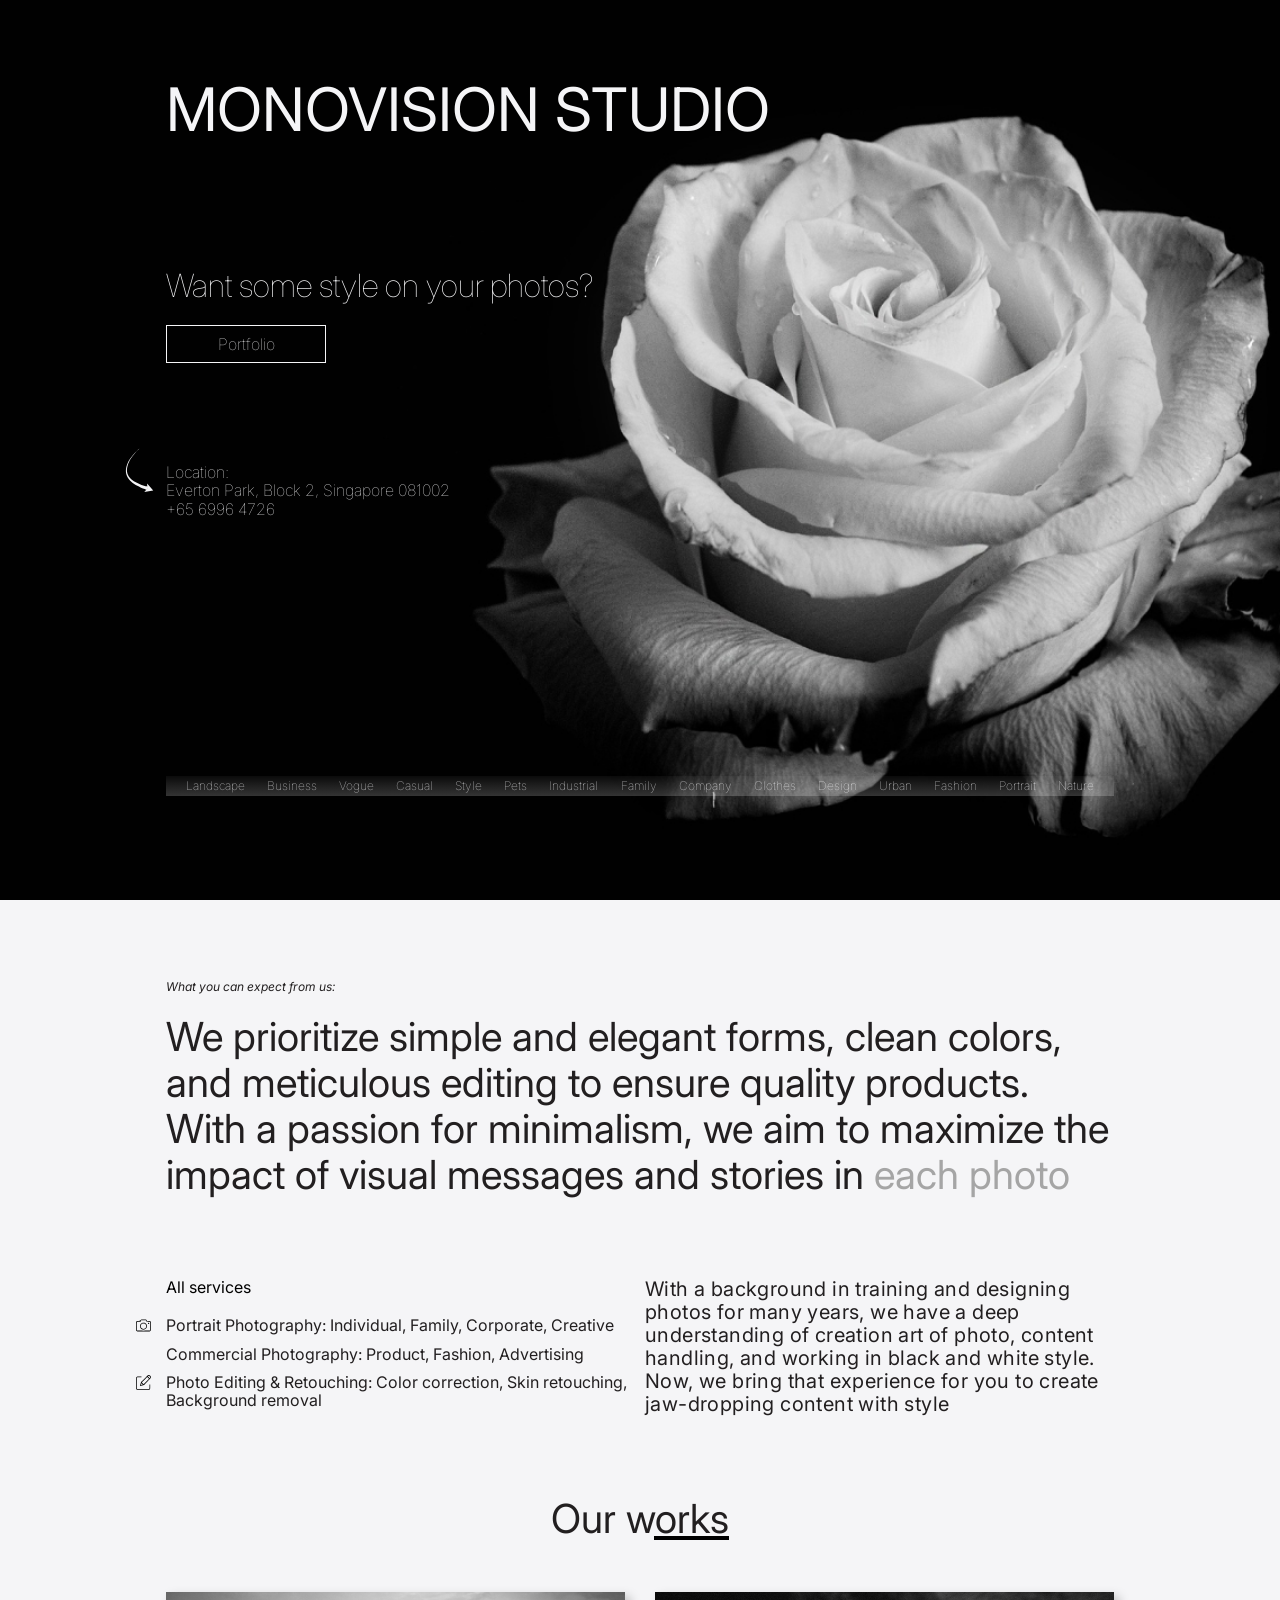
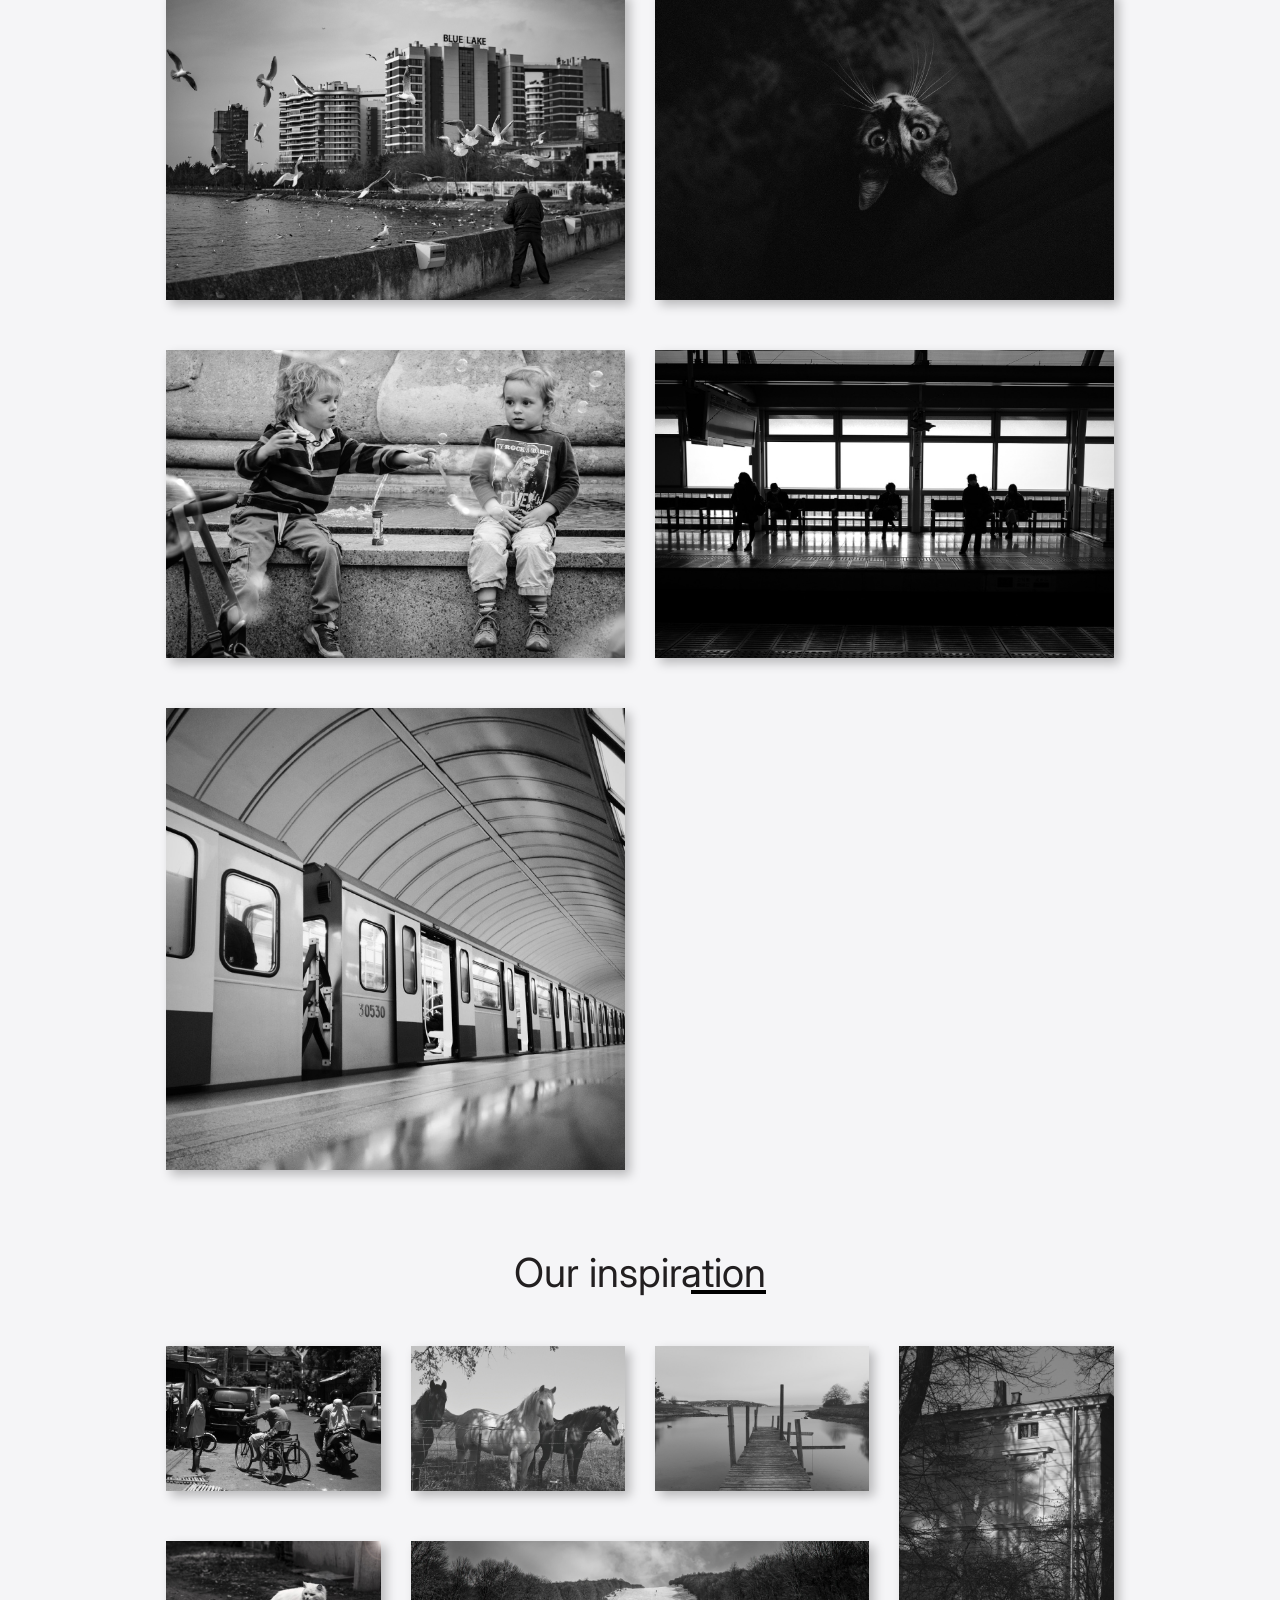
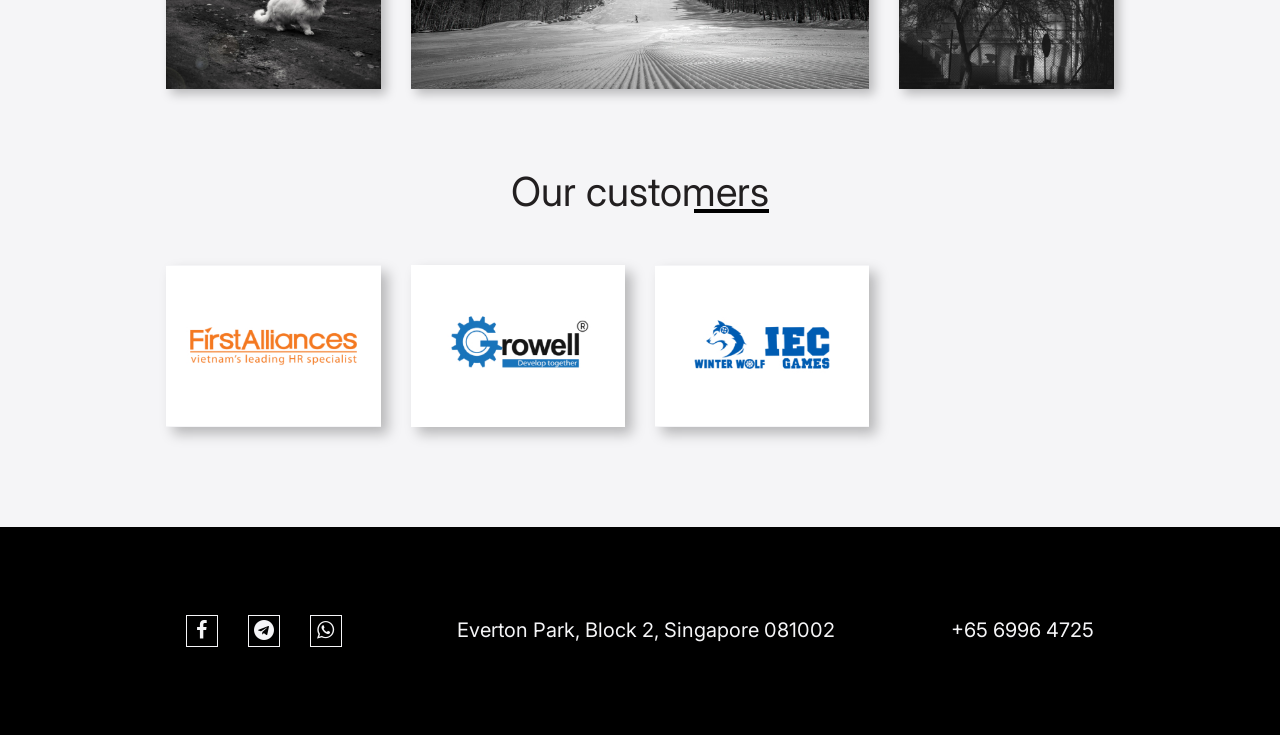
<file: src/index.html>
<!doctype html>
<html lang="en">
  <head>
    <meta charset="UTF-8" />
    <meta name="viewport" content="width=device-width, initial-scale=1.0" />
    <meta name="description" content="Website for Monovision Studio" />
    <meta name="author" content="Awesome student" />
    <title>Monovision Studio</title>
    <link rel="icon" href="favicon.png" type="image/x-icon" />
    <link rel="stylesheet" href="css/modern-normalize.min.css" />
    <link
      href="https://fonts.googleapis.com/css2?family=Inter:ital,opsz,wght@0,14..32,100..900;1,14..32,100..900&display=swap"
      rel="stylesheet"
    />
    <link rel="stylesheet" href="css/fontello.css"/>
    <link rel="stylesheet" href="css/style.css" />
  </head>
  <body>
    <main>
      <section class="promo">
        <div class="container">
          <h1 class="promo__title">Monovision studio</h1>
          <h2 class="promo__subtitle">Want some style on your photos?</h2>
          <a href="#portfolio" class="btn">Portfolio</a>
          <div class="promo__address">
            Location:
            <address>Everton Park, Block 2, Singapore 081002</address>
            <a href="tel:+6569964726">+65 6996 4726</a>
          </div>
       
        <ul class="keywords">
          <li class="keywords__item">Landscape</li>
          <li class="keywords__item">Business</li>
          <li class="keywords__item">Vogue</li>
          <li class="keywords__item">Casual</li>
          <li class="keywords__item">Style</li>
          <li class="keywords__item">Pets</li>
          <li class="keywords__item">Industrial</li>
          <li class="keywords__item">Family</li>
          <li class="keywords__item">Company</li>
          <li class="keywords__item">Clothes</li>
          <li class="keywords__item">Design</li>
          <li class="keywords__item">Urban</li>
          <li class="keywords__item">Fashion</li>
          <li class="keywords__item">Portrait</li>
          <li class="keywords__item">Nature</li>
        </ul>
         </div>
      </section>
      <section class="about">
        <div class="container">
          <h2 class="about__title">What you can expect from us:</h2>
          <p class="about__text">
            We prioritize simple and elegant forms, clean colors, and meticulous
            editing to ensure quality products. With a passion for minimalism,
            we aim to maximize the impact of visual messages and stories in
            <span>each photo</span>
          </p>
          <div class="services">
            <div class="services__items">
              <div class="services__items-subtitle">All services</div>
              <ul>
                <li >
                  Portrait Photography: Individual, Family, Corporate, Creative
                </li>
                <li > Commercial Photography: Product, Fashion, Advertising</li>
                <li >
                  Photo Editing & Retouching: Color correction, Skin retouching,
                  Background removal
                </li>
              </ul>
            </div>
            <p class="services__text">
              With a background in training and designing photos for many years,
              we have a deep understanding of creation art of photo, content
              handling, and working in black and white style. <br />Now, we
              bring that experience for you to create jaw-dropping content with
              style
            </p>
          </div>
        </div>
      </section>
      <section class="works">
        <div class="container">
          <h2 id = "portfolio" class="title"><span>Our works</span></h2>
          <div class="works__grid">
              <img src="img/works/bridge.jpg" alt="bridge" />
              <img src="img/works/cat.jpg" alt="cat" />
              <img src="img/works/children.jpg" alt="children" />
              <img src="img/works/train.jpg" alt="train" />
              <img src="img/works/underground.jpg" alt="underground" />
        </div>
      </section>
      <section class="inspiration">
        <div class="container">
          <h2 class="title"><span>Our inspiration</span></h2>
          <div class="inspiration__grid">
            <img src="img/inspiration/man.jpg" alt="Inspiration 6">
            <img src="img/inspiration/horses.jpg" alt="Inspiration 2">
            <img src="img/inspiration/bridge.jpg" alt="Inspiration 3">
            <img id="inspiration-4" src="img/inspiration/tenement.jpg" alt="Inspiration 4">
            <img src="img/inspiration/cat.jpg" alt="Inspiration 5">
            <img id="inspiration-1" src="img/inspiration/sky.jpg" alt="Inspiration 1">
            </div>
        </div>
      </section>
      <section class="customers">
        <div class="container">
          <h2 class="title"><span>Our customers</span></h2>
          <div class="customers__wrapper">
            <img src="logo/logo-first-alliances.jpg" alt="First Alliances">
            <img src="logo/logo-growell.jpg" alt="Growell">
            <img src="logo/logo-iec-winter-wolf.jpg" alt="IEC Winter Wolf">
          </div>
        </div>
      </section>
      <footer class="footer">
           <ul class="footer__social">
            <li>
              <a href="#" class="footer__link">
                <!-- <img src="icons/facebook.svg" alt="facebook link" /> -->
                 <span class="icon-facebook"></span>
              </a>
            </li>
            <li>
              <a href="#" class="footer__link">
                <!-- <img src="icons/tg.svg" alt="telegram link" /> -->
                 <span class="icon-telegram"></span>
              </a>
            </li>
            <li>
              <a href="#" class="footer__link">
                <!-- <img src="icons/whatsapp.svg" alt="whatsapp link" /> -->
                 <span class="icon-whatsapp"></span>
              </a>
            </li>
          </ul>
          <address class="footer__adr">
            Everton Park, Block 2, Singapore 081002
          </address>
          <a href="tel:+6569964725" class="footer__phone">+65 6996 4725</a>
        </footer>       
    </main>
  </body>
</html>
</file>
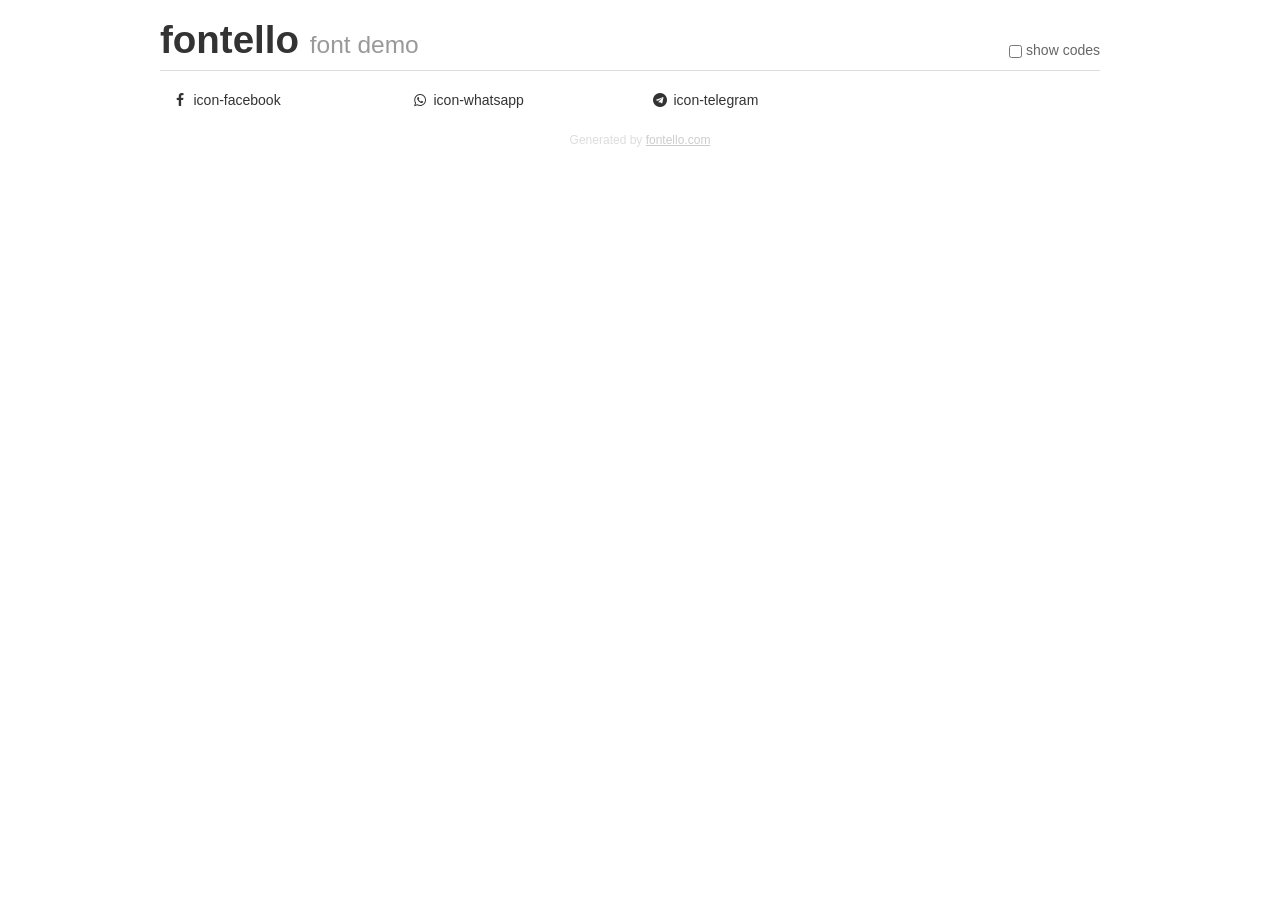
<file: fontello-4773d98a/fontello-4773d98a/demo.html>
<!DOCTYPE html>
<html>
  <head>
  <!--[if lt IE 9]><script language="javascript" type="text/javascript" src="//html5shim.googlecode.com/svn/trunk/html5.js"></script><![endif]-->
  <meta charset="UTF-8">
  <style>
    html {
      font-size: 100%;
      -webkit-text-size-adjust: 100%;
      -ms-text-size-adjust: 100%;
    }
    a:focus {
      outline: thin dotted #333;
      outline: 5px auto -webkit-focus-ring-color;
      outline-offset: -2px;
    }
    a:hover,
    a:active {
      outline: 0;
    }
    input {
      margin: 0;
      font-size: 100%;
      vertical-align: middle;
      *overflow: visible;
      line-height: normal;
    }
    input::-moz-focus-inner {
      padding: 0;
      border: 0;
    }
    body {
      margin: 0;
      font-family: "Helvetica Neue", Helvetica, Arial, sans-serif;
      font-size: 14px;
      line-height: 20px;
      color: #333;
      background-color: #fff;
    }
    a {
      color: #08c;
      text-decoration: none;
    }
    a:hover {
      color: #005580;
      text-decoration: underline;
    }
    .row {
      margin-left: -20px;
      *zoom: 1;
    }
    .row:before,
    .row:after {
      display: table;
      content: "";
      line-height: 0;
    }
    .row:after {
      clear: both;
    }
    .span3 {
      float: left;
      min-height: 1px;
      margin-left: 20px;
      width: 220px;
    }
    .container {
      width: 940px;
      margin-right: auto;
      margin-left: auto;
      *zoom: 1;
    }
    .container:before,
    .container:after {
      display: table;
      content: "";
      line-height: 0;
    }
    .container:after {
      clear: both;
    }
    small {
      font-size: 85%;
    }
    h1 {
      margin: 10px 0;
      font-family: inherit;
      font-weight: bold;
      line-height: 20px;
      color: inherit;
      text-rendering: optimizelegibility;
      line-height: 40px;
      font-size: 38.5px;
    }
    h1 small {
      font-weight: normal;
      line-height: 1;
      color: #999;
      font-size: 24.5px;
    }

    body {
      margin-top: 90px;
    }
    .header {
      position: fixed;
      top: 0;
      left: 50%;
      margin-left: -480px;
      background-color: #fff;
      border-bottom: 1px solid #ddd;
      padding-top: 10px;
      z-index: 10;
    }
    .footer {
      color: #ddd;
      font-size: 12px;
      text-align: center;
      margin-top: 20px;
    }
    .footer a {
      color: #ccc;
      text-decoration: underline;
    }
    .the-icons {
      font-size: 14px;
      line-height: 24px;
    }
    .switch {
      position: absolute;
      right: 0;
      bottom: 10px;
      color: #666;
    }
    .switch input {
      margin-right: 0.3em;
    }
    .codesOn .i-name {
      display: none;
    }
    .codesOn .i-code {
      display: inline;
    }
    .i-code {
      display: none;
    }
    @font-face {
      font-family: 'fontello';
      src: url('./font/fontello.eot?50430388');
      src: url('./font/fontello.eot?50430388#iefix') format('embedded-opentype'),
           url('./font/fontello.woff?50430388') format('woff'),
           url('./font/fontello.ttf?50430388') format('truetype'),
           url('./font/fontello.svg?50430388#fontello') format('svg');
      font-weight: normal;
      font-style: normal;
    }
    .demo-icon {
      font-family: "fontello";
      font-style: normal;
      font-weight: normal;
      speak: never;
     
      display: inline-block;
      text-decoration: inherit;
      width: 1em;
      margin-right: .2em;
      text-align: center;
      /* opacity: .8; */
     
      /* For safety - reset parent styles, that can break glyph codes*/
      font-variant: normal;
      text-transform: none;
     
      /* fix buttons height, for twitter bootstrap */
      line-height: 1em;
     
      /* Animation center compensation - margins should be symmetric */
      /* remove if not needed */
      margin-left: .2em;
     
      /* You can be more comfortable with increased icons size */
      /* font-size: 120%; */
     
      /* Font smoothing. That was taken from TWBS */
      -webkit-font-smoothing: antialiased;
      -moz-osx-font-smoothing: grayscale;
     
      /* Uncomment for 3D effect */
      /* text-shadow: 1px 1px 1px rgba(127, 127, 127, 0.3); */
    }
    </style>
    <link rel="stylesheet" href="css/animation.css"><!--[if IE 7]><link rel="stylesheet" href="css/" + font.fontname + "-ie7.css"><![endif]-->
    <script>
      function toggleCodes(on) {
        var obj = document.getElementById('icons');
      
        if (on) {
          obj.className += ' codesOn';
        } else {
          obj.className = obj.className.replace(' codesOn', '');
        }
      }
    </script>
  </head>
  <body>
    <div class="container header">
      <h1>fontello <small>font demo</small></h1>
      <label class="switch">
        <input type="checkbox" onclick="toggleCodes(this.checked)">show codes
      </label>
    </div>
    <div class="container" id="icons">
      <div class="row">
        <div class="span3" title="Code: 0xf09a">
          <i class="demo-icon icon-facebook">&#xf09a;</i> <span class="i-name">icon-facebook</span><span class="i-code">0xf09a</span>
        </div>
        <div class="span3" title="Code: 0xf232">
          <i class="demo-icon icon-whatsapp">&#xf232;</i> <span class="i-name">icon-whatsapp</span><span class="i-code">0xf232</span>
        </div>
        <div class="span3" title="Code: 0xf2c6">
          <i class="demo-icon icon-telegram">&#xf2c6;</i> <span class="i-name">icon-telegram</span><span class="i-code">0xf2c6</span>
        </div>
      </div>
    </div>
    <div class="container footer">Generated by <a href="https://fontello.com">fontello.com</a></div>
  </body>
</html>
</file>
<file: src/css/fontello.css>
@font-face {
  font-family: 'fontello';
  src: url('../font/fontello.eot?79215284');
  src: url('../font/fontello.eot?79215284#iefix') format('embedded-opentype'),
       url('../font/fontello.woff2?79215284') format('woff2'),
       url('../font/fontello.woff?79215284') format('woff'),
       url('../font/fontello.ttf?79215284') format('truetype'),
       url('../font/fontello.svg?79215284#fontello') format('svg');
  font-weight: normal;
  font-style: normal;
}
/* Chrome hack: SVG is rendered more smooth in Windozze. 100% magic, uncomment if you need it. */
/* Note, that will break hinting! In other OS-es font will be not as sharp as it could be */
/*
@media screen and (-webkit-min-device-pixel-ratio:0) {
  @font-face {
    font-family: 'fontello';
    src: url('../font/fontello.svg?79215284#fontello') format('svg');
  }
}
*/
[class^="icon-"]:before, [class*=" icon-"]:before {
  font-family: "fontello";
  font-style: normal;
  font-weight: normal;
  speak: never;

  display: inline-block;
  text-decoration: inherit;
  width: 1em;
  margin-right: .2em;
  text-align: center;
  /* opacity: .8; */

  /* For safety - reset parent styles, that can break glyph codes*/
  font-variant: normal;
  text-transform: none;

  /* fix buttons height, for twitter bootstrap */
  line-height: 1em;

  /* Animation center compensation - margins should be symmetric */
  /* remove if not needed */
  margin-left: .2em;

  /* you can be more comfortable with increased icons size */
  /* font-size: 120%; */

  /* Font smoothing. That was taken from TWBS */
  -webkit-font-smoothing: antialiased;
  -moz-osx-font-smoothing: grayscale;

  /* Uncomment for 3D effect */
  /* text-shadow: 1px 1px 1px rgba(127, 127, 127, 0.3); */
}

.icon-facebook:before { content: '\f09a'; } /* '' */
.icon-whatsapp:before { content: '\f232'; } /* '' */
.icon-telegram:before { content: '\f2c6'; } /* '' */
</file>
<file: src/css/style.css>
h1,
h2,
h3,
h4,
h5,
figure,
p,
ol,
ul {
  margin: 0;
}

ol[role="list"],
ul[role="list"] {
  list-style: none;
  padding-inline: 0;
}

h1,
h2,
h3,
h4,
h5 {
  font-size: inherit;
  font-weight: inherit;
}

img {
  display: block;
  max-inline-size: 100%;
}

:root {
  --light-color: #f5f5f7;
  --dark-color: #221f20;
  --container-padding-inline: 13%;
  --footer-padding-inline: 10%;
  @media screen and (max-width: 768px) {
    --container-padding-inline: 6%;
    --footer-padding-inline: 6%;
  }
  @media screen and (max-width: 576px) {
    --container-padding-inline: 15px;
    --footer-padding-inline: 15px;
  }
}

html {
  font-family: "Inter", sans-serif;
  section::selection {
    background: var(--dark-color, #221f20);
    color: var(--light-color, #f5f5f7);
  }
  scroll-behavior: smooth;
}

.element {
  color: var(--light-color);
}

.container {
  padding: 0 var(--container-padding-inline);
}

.title {
  text-align: center;
  font-weight: 400;
  font-size: 40px;
  color: var(--dark-color, #221f20);
  span {
    position: relative;
  }
  span::after {
    content: "";
    display: block;
    position: absolute;
    border: 2px solid #000;
    width: 75px;
    height: 2px;
    bottom: 3px;
    right: 0px;
  }

  @media screen and (max-width: 768px) {
    font-size: 36px;
  }

  @media screen and (max-width: 576px) {
    font-size: 24px;
  }
}

.promo {
  position: relative;
  min-height: 100vh;
  background: url("../img/main_bg.jpg") center center / cover no-repeat;
  padding-top: 75px;
  @media screen and (max-width: 768px) {
    & {
      background-image: url("../img/Background_tablet.png");
    }
  }
  @media screen and (max-width: 576px) {
    min-height: 500px;
    padding-top: 50px;
  }
}

.promo__title {
  font-weight: 400;
  font-size: 60px;
  text-transform: uppercase;
  color: var(--light-color, #f5f5f7);
  @media screen and (max-width: 768px) {
    font-size: 48px;
  }
  @media screen and (max-width: 576px) {
    font-size: 26px;
  }
}

.promo__subtitle {
  margin-top: 124px;
  font-weight: 100;
  font-size: 32px;
  color: var(--light-color, #f5f5f7);
  @media screen and (max-width: 768px) {
    & {
      margin-top: 80px;
    }
  }
  @media screen and (max-width: 576px) {
    margin-top: 30px;
    font-size: 16px;
  }
}

.btn {
  display: flex;
  justify-content: center;
  align-items: center;
  margin-top: 20px;
  padding: 3px 10px0;
  width: 160px;
  min-height: 38px;
  background: rgba(217, 217, 217, 0);
  border: 1px solid var(--light-color, #f5f5f7);
  font-weight: 100;
  font-size: 16px;
  color: var(--light-color, #f5f5f7);
  cursor: pointer;
  text-decoration: none;
  transition: all 0.3s ease-in-out;
  @media screen and (max-width: 576px) {
    font-size: 14px;
    width: 120px;
    min-height: 30px;
  }
}

.btn:hover {
  box-shadow: 5px 5px 10px 0 rgba(255, 255, 255, 0.62);
  font-weight: 500;
}

.promo__address {
  position: relative;
  margin-top: 100px;
  font-weight: 100;
  font-size: 16px;
  color: var(--light-color, #f5f5f7);
  address {
    font-style: normal;
  }
  a {
    color: inherit;
    text-decoration: none;
  }
  &::before {
    content: "";
    display: block;
    position: absolute;
    width: 40px;
    height: 49px;
    left: -45px;
    top: -17px;
    margin-right: 10px;
    background: url("../icons/arrow.svg") center center / cover no-repeat;
  }
  @media screen and (max-width: 768px) {
    & {
      margin-top: 80px;
    }
    &::before {
      left: -40px;
    }
  }
  @media screen and (max-width: 750px) {
    &::before {
      display: none;
    }
  }
  @media screen and (max-width: 576px) {
    margin-top: 233px;
  }
}

.keywords {
  margin-top: 258px;
  display: flex;
  justify-content: space-between;
  align-items: center;
  bottom: 0;
  padding: 0 360px;
  width: 100%;
  height: 20px;
  background: linear-gradient(
    180deg,
    rgba(255, 255, 255, 0.04) 0%,
    rgba(255, 255, 255, 0.12) 50%,
    rgba(255, 255, 255, 0.2) 100%
  );
  li {
    list-style-type: none;
    font-weight: 100;
    font-size: 12px;
    color: var(--light-color, #f5f5f7);
  }
  @media screen and (max-width: 1440px) {
    & {
      padding: 0 20px;
    }
  }
  @media screen and (max-width: 768px) {
    & li {
      display: none;
    }
    & li:nth-child(-n + 9) {
      display: list-item;
    }
    /* & li:nth-last-child(-n + 6) {
      display: none;
    } */
  }
  @media screen and (max-width: 576px) {
    & {
      margin-top: 10px;
    }
    & li:nth-last-child(-n + 11) {
      display: none;
    }
  }
}

.about {
  padding-top: 80px;
  background: var(--light-color, #f5f5f7);
  @media screen and (max-width: 576px) {
    & {
      padding-top: 50px;
    }
  }
}

.about__title {
  font-style: italic;
  font-weight: 400;
  font-size: 12px;
  color: var(--dark-color, #221f20);
}

.about__text {
  width: 1100px;
  margin-top: 20px;
  font-weight: 400;
  font-size: 40px;
  color: var(--dark-color, #221f20);
  span {
    color: #a5a5a5;
  }

  @media screen and (max-width: 1440px) {
    width: 100%;
  }

  @media screen and (max-width: 768px) {
    font-size: 24px;
  }

  @media screen and (max-width: 576px) {
    font-size: 16px;
  }
}

.services {
  margin-top: 80px;
  display: flex;
  column-gap: 10px;

  @media screen and (max-width: 768px) {
    margin-top: 40px;
    flex-direction: column;
  }
  @media screen and (max-width: 576px) {
    margin-top: 20px;
  }
}

.services__items {
  width: 50%;
  ul {
    margin-top: 20px;
    padding: 0;
  }
  li {
    position: relative;
    list-style-type: none;
    margin-top: 10px;
    font-weight: 400;
    font-size: 16px;
    color: var(--dark-color, #221f20);
    &:first-child::before {
      content: "";
      display: block;
      position: absolute;
      width: 15px;
      height: 15px;
      background: url("../icons/camera.svg") center center / cover no-repeat;
      left: -30px;
      top: 2px;
    }
    &:nth-child(3)::before {
      content: "";
      display: block;
      position: absolute;
      width: 15px;
      height: 15px;
      background: url("../icons/edit.svg") center center / cover no-repeat;
      left: -30px;
      top: 2px;
    }
  }
}

.services__item-subtitle {
  font-weight: 400;
  font-style: italic;
  font-size: 12px;
  color: var(--dark-color, #221f20);
}

.services__text {
  width: 50%;
  font-weight: 400;
  font-size: 20px;
  letter-spacing: 0.02em;
  color: var(--dark-color, #221f20);
}

.works {
  padding-top: 80px;
  background: var(--light-color, #f5f5f7);

  @media screen and (max-width: 768px) {
    padding-top: 50px;
  }
}

.works__grid {
  display: grid;
  margin-top: 50px;
  grid-template-columns: repeat(2, 1fr);
  grid-template-rows: repeat(2, 1fr) 1.5fr;
  column-gap: 30px;
  row-gap: 50px;
  img {
    width: 100%;
    height: 100%;
    object-fit: cover;
    box-shadow: 5px 5px 10px 0 rgba(0, 0, 0, 0.25);
  }

  @media screen and (max-width: 768px) {
    column-gap: 20px;
    row-gap: 30px;
    margin-top: 40px;
  }

  @media screen and (max-width: 768px) {
    column-gap: 0px;
    row-gap: 30px;
    grid-template-columns: 1fr;
    grid-template-rows: repeat(4, 1fr) 1.5fr;
  }
}

.inspiration {
  padding-top: 80px;
  background: var(--light-color, #f5f5f7);
}

.inspiration__grid {
  display: grid;
  margin-top: 50px;
  grid-template-columns: repeat(4, 1fr);
  column-gap: 30px;
  row-gap: 50px;
  img {
    width: 100%;
    height: 100%;
    object-fit: cover;
    box-shadow: 5px 5px 10px 0 rgba(0, 0, 0, 0.25);
  }

  @media screen and (max-width: 768px) {
    grid-template-rows: repeat(4, 220px);
    grid-template-columns: repeat(2, 1fr);
    column-gap: 20px;
    row-gap: 30px;
    margin-top: 45px;
    img {
      width: 100%;
      height: 100%;
      object-fit: cover;
      box-shadow: 5px 5px 10px 0 rgba(0, 0, 0, 0.25);
    }
  }

  @media screen and (max-width: 576px) {
    grid-template-rows: repeat(6, 220px);
    grid-template-columns: 1fr;
    row-gap: 20px;
    margin-top: 45px;
    img {
      width: 100%;
      height: 100%;
      object-fit: cover;
      box-shadow: 5px 5px 10px 0 rgba(0, 0, 0, 0.25);
    }
  }
}

#inspiration-4 {
  grid-column: 4;
  grid-row: 1 / 3;
  @media screen and (max-width: 768px) {
    grid-column: 2 / 3;
    grid-row: 2 / 4;
  }
  @media screen and (max-width: 576px) {
    grid-column: 1 / -1;
    grid-row: 4 / 6;
  }
}

#inspiration-1 {
  grid-column: 2 / 4;
  grid-row: 2 / 3;
  @media screen and (max-width: 768px) {
    grid-column: 1 / 3;
    grid-row: 4 / 5;
  }
  @media screen and (max-width: 576px) {
    grid-column: 1 / -1;
    grid-row: auto;
    height: 100%;
  }
}

.customers {
  padding-top: 80px;
  padding-bottom: 100px;
  background: var(--light-color, #f5f5f7);
  @media screen and (max-width: 768px) {
    & {
      padding-top: 50px;
      padding-bottom: 50px;
    }
  }
}

.customers__wrapper {
  display: flex;
  margin-top: 50px;
  gap: 30px;
  flex-wrap: wrap;
  img {
    width: calc((100% - 90px) / 4);
    height: auto;
    object-fit: contain;
    box-shadow: 7px 7px 12px 0 rgba(0, 0, 0, 0.25);
  }
  @media screen and (max-width: 768px) {
    margin-top: 45px;
    img {
      width: calc((100% - 50px) / 4);
      height: auto;
      object-fit: contain;
      box-shadow: 7px 7px 12px 0 rgba(0, 0, 0, 0.25);
    }
  }
  @media screen and (max-width: 576px) {
    margin-top: 35px;
    justify-content: space-between;
    img {
      width: calc((100% - 60px) / 2);
      height: auto;
    }
  }
}

.footer {
  display: flex;
  justify-content: space-around;
  align-items: center;
  padding: 88px var(--footer-padding-inline);
  background: #000;
  font-weight: 400;
  font-size: 20px;
  color: var(--light-color, #f5f5f7);
  @media screen and (max-width: 768px) {
    flex-direction: column;
    padding: 30px var(--footer-padding-inline);
    gap: 30px;
    align-items: flex-start;
    font-size: 16px;
  }
  @media screen and (max-width: 576px) {
    align-items: center;
    font-size: 14px;
  }
}

.footer__adr {
  font-style: normal;
  @media screen and (max-width: 576px) {
    order: 1;
  }
}

.footer__phone {
  color: inherit;
  text-decoration: none;
}

.footer__social {
  padding-left: 0;
  list-style: none;
  display: flex;
  gap: 30px;
  li {
    border: 1px solid var(--light-color, #f5f5f7);
    width: 32px;
    height: 32px;
    background: rgba(217, 217, 217, 0);
    a {
      display: flex;
      justify-content: center;
      align-items: center;
      width: 100%;
      height: 100%;
      span {
        color: var(--light-color, #f5f5f7);
      }
    }
  }
  @media screen and (max-width: 768px) {
    li {
      width: 22px;
      height: 22px;
    }
  }
}

@media screen and (max-width: 768px) {
  .services__items {
    width: 100%;
  }

  .services__text {
    width: 100%;
    font-size: 16px;
    margin-top: 40px;
  }
}

@media screen and (max-width: 576px) {
  .services__items-subtitle {
    font-size: 12px;
  }

  .services__items {
    font-size: 14px;

    li {
      margin-top: 5px;
    }
  }

  .services__text {
    font-size: 12px;
    margin-top: 20px;
  }
}
</file>
<file: fontello-4773d98a/fontello-4773d98a/css/animation.css>
/*
   Animation example, for spinners
*/
.animate-spin {
  -moz-animation: spin 2s infinite linear;
  -o-animation: spin 2s infinite linear;
  -webkit-animation: spin 2s infinite linear;
  animation: spin 2s infinite linear;
  display: inline-block;
}
@-moz-keyframes spin {
  0% {
    -moz-transform: rotate(0deg);
    -o-transform: rotate(0deg);
    -webkit-transform: rotate(0deg);
    transform: rotate(0deg);
  }

  100% {
    -moz-transform: rotate(359deg);
    -o-transform: rotate(359deg);
    -webkit-transform: rotate(359deg);
    transform: rotate(359deg);
  }
}
@-webkit-keyframes spin {
  0% {
    -moz-transform: rotate(0deg);
    -o-transform: rotate(0deg);
    -webkit-transform: rotate(0deg);
    transform: rotate(0deg);
  }

  100% {
    -moz-transform: rotate(359deg);
    -o-transform: rotate(359deg);
    -webkit-transform: rotate(359deg);
    transform: rotate(359deg);
  }
}
@-o-keyframes spin {
  0% {
    -moz-transform: rotate(0deg);
    -o-transform: rotate(0deg);
    -webkit-transform: rotate(0deg);
    transform: rotate(0deg);
  }

  100% {
    -moz-transform: rotate(359deg);
    -o-transform: rotate(359deg);
    -webkit-transform: rotate(359deg);
    transform: rotate(359deg);
  }
}
@-ms-keyframes spin {
  0% {
    -moz-transform: rotate(0deg);
    -o-transform: rotate(0deg);
    -webkit-transform: rotate(0deg);
    transform: rotate(0deg);
  }

  100% {
    -moz-transform: rotate(359deg);
    -o-transform: rotate(359deg);
    -webkit-transform: rotate(359deg);
    transform: rotate(359deg);
  }
}
@keyframes spin {
  0% {
    -moz-transform: rotate(0deg);
    -o-transform: rotate(0deg);
    -webkit-transform: rotate(0deg);
    transform: rotate(0deg);
  }

  100% {
    -moz-transform: rotate(359deg);
    -o-transform: rotate(359deg);
    -webkit-transform: rotate(359deg);
    transform: rotate(359deg);
  }
}
</file>
